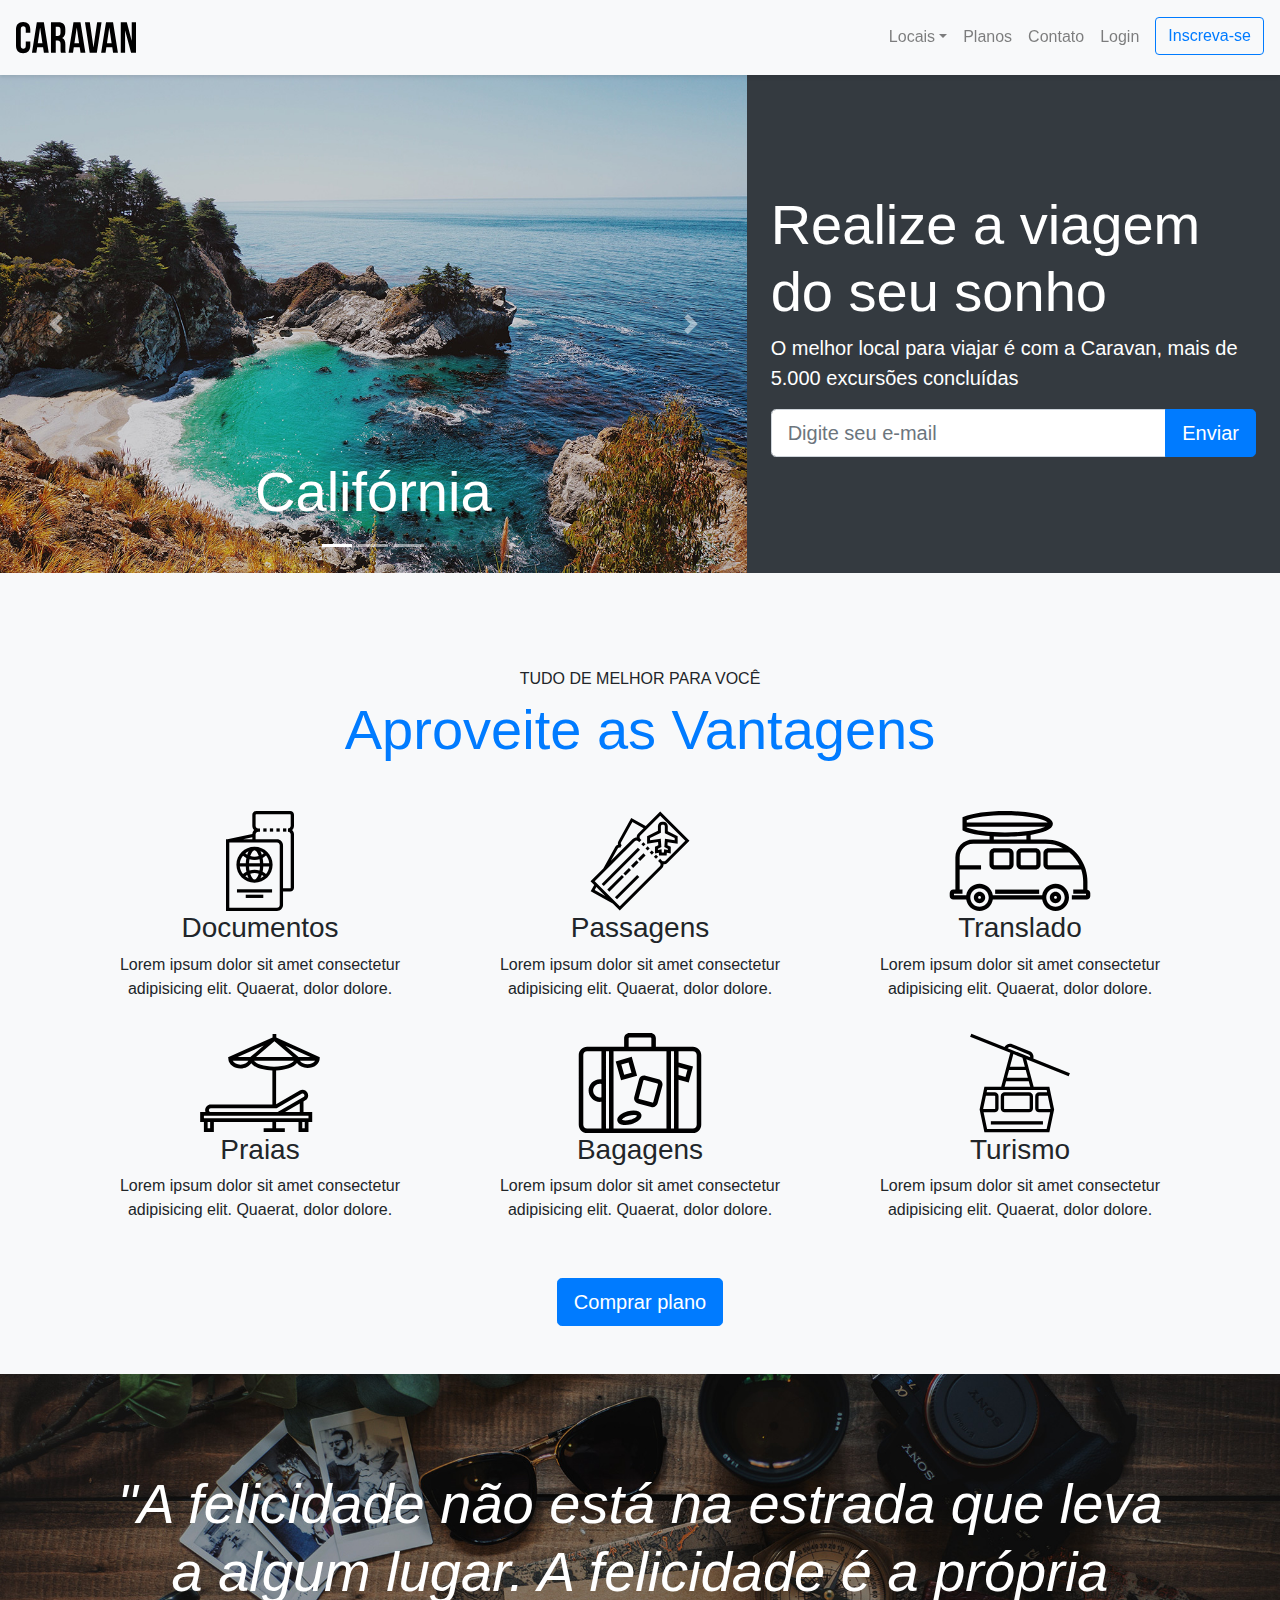
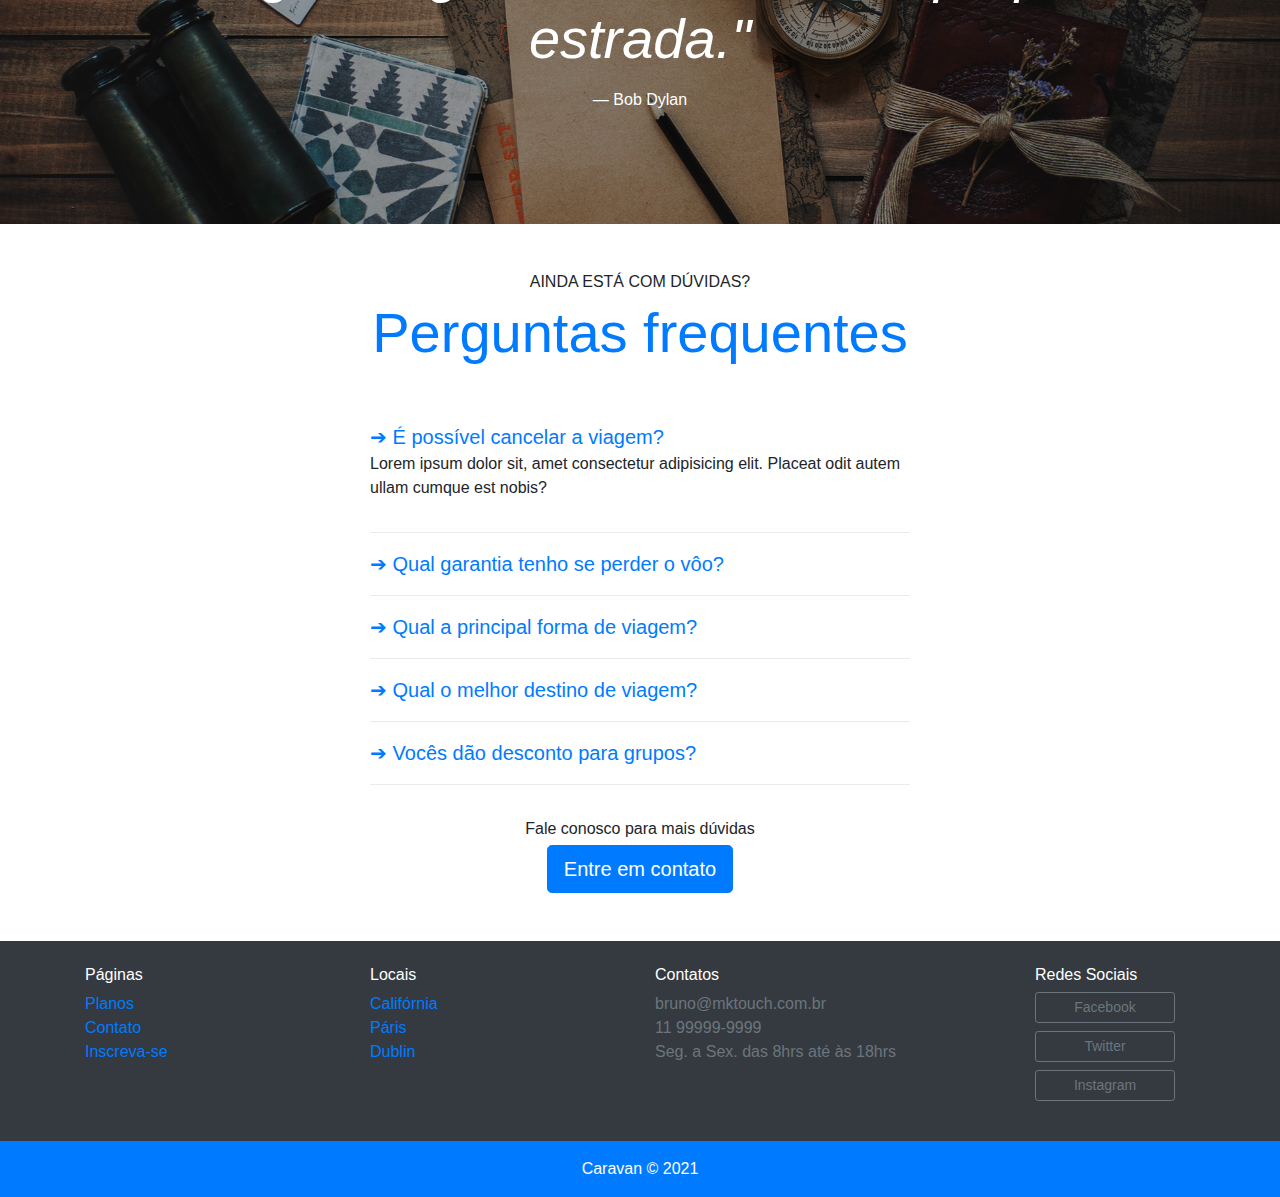
<file: index.html>
<!DOCTYPE html>
<html>
  <head>
    <title>Caravan</title>
    
    <meta charset="utf-8">
    <meta name="viewport" content="width=device-width, initial-scale=1, shrink-to-fit=no">
    
    <link rel="stylesheet" href="css/bootstrap.css">
    <link rel="stylesheet" href="css/style.css">
    
  </head>
  <body>

	<!-- Modal START -->
	<div class="modal fade" id="modalLogin" tabindex="-1" aria-labelledby="exampleModalLabel" aria-hidden="true">
		<div class="modal-dialog">
		  <div class="modal-content">
			<div class="modal-header">
			  <h5 class="modal-title" id="modalLoginTitle">Entre na sua conta</h5>
			  <button type="button" class="close" data-dismiss="modal" aria-label="Close">
				<span aria-hidden="true">&times;</span>
			  </button>
			</div>
			<div class="modal-body">
				<form>
					<div class="form-group">
					  <label for="loginEmail">Email</label>
					  <input type="email" class="form-control" id="loginEmail">
					</div>
					<div class="form-group">
					  <label for="loginSenha">Senha</label>
					  <input type="password" class="form-control" id="loginSenha">
					</div>
					<div class="form-group form-check">
					  <input type="checkbox" class="form-check-input" id="check">
					  <label class="form-check-label" for="check">Aceito os termos</label>
					</div>
					<button type="submit" class="btn btn-primary">Entrar</button>
					<small class="form-text text-muted">Esqueceu a senha? <a href="#">Clique aqui</a>.</small>
				  </form>
			</div>
		  </div>
		</div>
	  </div>
	<!-- Modal End -->
    
    <nav class="navbar navbar-expand-md navbar-light bg-light fixed-top py-3 box-shadow">
      <a href="index.html" class="navbar-brand">
        <img src="img/caravan.svg" alt="Caravan">
      </a>
      
      <button class="navbar-toggler" type="button" data-toggle="collapse" data-target="#navbarSupportedContent" aria-controls="navbarSupportedContent" aria-expanded="false" aria-label="Abrir Navegação">
        <span class="navbar-toggler-icon"></span>
      </button>
      
      <div class="collapse navbar-collapse" id="navbarSupportedContent">
        <ul class="navbar-nav ml-auto">
          <li class="nav-item dropdown">
            <a class="nav-link dropdown-toggle" href="#" id="navbarDropdown" role="button" data-toggle="dropdown" aria-haspopup="true" aria-expanded="false">Locais</a>
            <div class="dropdown-menu" aria-labelledby="navbarDropdown">
              <a class="dropdown-item" href="local.html">California</a>
              <a class="dropdown-item" href="local.html">Paris</a>
              <a class="dropdown-item" href="local.html">Dublin</a>
            </div>
          </li>
          <li class="nav-item">
            <a class="nav-link" href="planos.html">Planos</a>
          </li>
          <li class="nav-item">
            <a class="nav-link" href="contato.html">Contato</a>
          </li>
          <li class="nav-item">
            <a class="nav-link" href="#" data-toggle="modal" data-target="#modalLogin">Login</a>
          </li>
          <li class="nav-item">
            <a class="btn btn-outline-primary ml-md-2" href="inscricao.html">Inscreva-se</a>
          </li>
        </ul>
      </div>
      
    </nav>

    <section class="container-fluid">
      <div class="row bg-dark text-white">

        <div class="col-lg-7 p-0">
          <div id="carouselCidades" class="carousel slide carousel-fade" data-ride="carousel">
            <ol class="carousel-indicators">
              <li data-target="#carouselCidades" data-slide-to="0" class="active"></li>
              <li data-target="#carouselCidades" data-slide-to="1" ></li>
              <li data-target="#carouselCidades" data-slide-to="2" ></li>
            </ol>

            <div class="carousel-inner">
              <div class="carousel-item active">
                <img class="d-block w-100" src="./img/california.jpg" alt="First slide">
                <div class="carousel-caption">
                  <h3 class="display-4">Califórnia</h3>
                </div>
              </div>
              <div class="carousel-item">
                <img class="d-block w-100" src="./img/paris.jpg" alt="Second slide">
                <div class="carousel-caption">
                  <h3 class="display-4">Paris</h3>
                </div>
              </div>
              <div class="carousel-item">
                <img class="d-block w-100" src="./img/dublin.jpg" alt="Third slide">
                <div class="carousel-caption">
                  <h3 class="display-4">Dublin</h3>
                </div>
              </div>
            </div>

            <a class="carousel-control-prev" href="#carouselCidades" role="button" data-slide="prev">
              <span class="carousel-control-prev-icon" aria-hidden="true"></span>
              <span class="sr-only">Previous</span>
            </a>
            <a class="carousel-control-next" href="#carouselCidades" role="button" data-slide="next">
              <span class="carousel-control-next-icon" aria-hidden="true"></span>
              <span class="sr-only">Next</span>
            </a>

          </div>
        </div>

        <div class="col-lg-5 p-4 align-self-center">
        	<h1 class="display-4">Realize a viagem do seu sonho</h1>
          		<p class="lead">O melhor local para viajar é com a Caravan, mais de 5.000 excursões concluídas</p>
          	<form action="">
            <div class="input-group input-group-lg">
            	<input type="text" class="form-control" placeholder="Digite seu e-mail" aria-label="Digite seu e-mail" aria-describedby="basic-addon2">
                	<div class="input-group-append">
                  		<button class="btn btn-primary" type="button">Enviar</button>
                	</div>
            </div>
          </form>
        </div>
      </div>
    </section>
    
    <section class="py-5 bg-light text-center">
		<div class="container">

			<div class="my-5">
				<span class="h6 d-block">TUDO DE MELHOR PARA VOCÊ</span>
				<H2 class="display-4 text-primary">Aproveite as Vantagens</H2>
			</div>

			<div class="row">
				<div class="col-xl-4 col-lg-6 mb-3">
					<div class="d-flex justify-content-center" style="height: 100px;">
						<img src="./img/icones/passaporte.svg" alt="passaporte">
					</div>
					<h3>Documentos</h3>
					<p>Lorem ipsum dolor sit amet consectetur adipisicing elit. Quaerat, dolor dolore.</p>
				</div>

				<div class="col-xl-4 col-lg-6 mb-3">
					<div class="d-flex justify-content-center" style="height: 100px;">
						<img src="./img/icones/passagens.svg" alt="passagens">
					</div>
					<h3>Passagens</h3>
					<p>Lorem ipsum dolor sit amet consectetur adipisicing elit. Quaerat, dolor dolore.</p>
				</div>

				<div class="col-xl-4 col-lg-6 mb-3">
					<div class="d-flex justify-content-center" style="height: 100px;">
						<img src="./img/icones/translado.svg" alt="translado">
					</div>
					<h3>Translado</h3>
					<p>Lorem ipsum dolor sit amet consectetur adipisicing elit. Quaerat, dolor dolore.</p>
				</div>

				<div class="col-xl-4 col-lg-6 mb-3">
					<div class="d-flex justify-content-center" style="height: 100px;">
						<img src="./img/icones/praias.svg" alt="praias">
					</div>
					<h3>Praias</h3>
					<p>Lorem ipsum dolor sit amet consectetur adipisicing elit. Quaerat, dolor dolore.</p>
				</div>

				<div class="col-xl-4 col-lg-6 mb-3">
					<div class="d-flex justify-content-center" style="height: 100px;">
						<img src="./img/icones/bagagens.svg" alt="bagagens">
					</div>
					<h3>Bagagens</h3>
					<p>Lorem ipsum dolor sit amet consectetur adipisicing elit. Quaerat, dolor dolore.</p>
				</div>

				<div class="col-xl-4 col-lg-6 mb-3">
					<div class="d-flex justify-content-center" style="height: 100px;">
						<img src="./img/icones/turismo.svg" alt="turismo">
					</div>
					<h3>Turismo</h3>
					<p>Lorem ipsum dolor sit amet consectetur adipisicing elit. Quaerat, dolor dolore.</p>
				</div>
			</div>
				<a href="planos.html" class="btn btn-primary btn-lg mt-4">Comprar plano</a>
		</div>
    </section>

	<section id="home-quote" class="p-md-5">
		<blockquote class="blockquote text-center text-white p-md-5 p-4">
			<p class="display-4"><em>"A felicidade não está na estrada que leva a algum lugar. A felicidade é a própria estrada."</em></p>
			<footer class="blockquote-footer text-white">Bob Dylan</footer>
		</blockquote>
	</section>

	<section class="container">
		<div class="my-5 text-center">
			<span class="h6 d-block">AINDA ESTÁ COM DÚVIDAS?</span>
			<H2 class="display-4 text-primary">Perguntas frequentes</H2>
		</div>
		<div class="row justify-content-center">
			<div class="col-md-6" id="perguntas-frequentes" data-children=".pergunta">
				<div class="pergunta py-2">
					<a href="#pergunta1" class="lead" data-toggle="collapse" aria-expanded="true" aria-controls="pergunta1"><strong> ➔ É possível cancelar a viagem?</strong></a>
					<div id="pergunta1" class="collapse show" data-parent="#perguntas-frequentes" role="tabpanel">
						<p>Lorem ipsum dolor sit, amet consectetur adipisicing elit. Placeat odit autem ullam cumque est nobis?</p>
					</div>
				</div>

				<div class="dropdown-divider"></div>

				<div class="pergunta py-2">
					<a href="#pergunta2" class="lead" data-toggle="collapse" aria-expanded="true" aria-controls="pergunta2"><strong> ➔ Qual garantia tenho se perder o vôo?</strong></a>
					<div id="pergunta2" class="collapse" data-parent="#perguntas-frequentes" role="tabpanel">
						<p>Lorem ipsum dolor sit, amet consectetur adipisicing elit. Placeat odit autem ullam cumque est nobis?</p>
					</div>
				</div>

				<div class="dropdown-divider"></div>

				<div class="pergunta py-2">
					<a href="#pergunta3" class="lead" data-toggle="collapse" aria-expanded="true" aria-controls="pergunta3"><strong> ➔ Qual a principal forma de viagem?</strong></a>
					<div id="pergunta3" class="collapse" data-parent="#perguntas-frequentes" role="tabpanel">
						<p>Lorem ipsum dolor sit, amet consectetur adipisicing elit. Placeat odit autem ullam cumque est nobis?</p>
					</div>
				</div>

				<div class="dropdown-divider"></div>

				<div class="pergunta py-2">
					<a href="#pergunta4" class="lead" data-toggle="collapse" aria-expanded="true" aria-controls="pergunta4"><strong> ➔ Qual o melhor destino de viagem?</strong></a>
					<div id="pergunta4" class="collapse" data-parent="#perguntas-frequentes" role="tabpanel">
						<p>Lorem ipsum dolor sit, amet consectetur adipisicing elit. Placeat odit autem ullam cumque est nobis?</p>
					</div>
				</div>

				<div class="dropdown-divider"></div>

				<div class="pergunta py-2">
					<a href="#pergunta5" class="lead" data-toggle="collapse" aria-expanded="true" aria-controls="pergunta5"><strong>➔ Vocês dão desconto para grupos?</strong></a>
					<div id="pergunta5" class="collapse" data-parent="#perguntas-frequentes" role="tabpanel">
						<p>Lorem ipsum dolor sit, amet consectetur adipisicing elit. Placeat odit autem ullam cumque est nobis?</p>
					</div>
				</div>

				<div class="dropdown-divider"></div>
			</div>
		</div>

		<div class="text-center my-4">
			<p class="m-1">Fale conosco para mais dúvidas</p>
			<a href="contato.html" class="btn btn-primary btn-lg">Entre em contato</a>
		</div>
	</section>

	<footer class="bg-dark text-white mt-5">
		<div class="container py-4">
			<div class="row">
				<div class="col-md-3 col-6">
					<h4 class="h6">Páginas</h4>
					<ul class="list-unstyled">
						<li><a href="planos.html">Planos</a></li>
						<li><a href="contato.html">Contato</a></li>
						<li><a href="inscricao.html">Inscreva-se</a></li>
					</ul>
				</div>

				<div class="col-md-3 col-6">
					<h4 class="h6">Locais</h4>
					<ul class="list-unstyled">
						<li><a href="local.html">Califórnia</a></li>
						<li><a href="local.html">Páris</a></li>
						<li><a href="local.html">Dublin</a></li>
					</ul>
				</div>
				
				<div class="col-md-4">
					<h4 class="h6">Contatos</h4>
					<ul class="list-unstyled text-secondary">
						<li>bruno@mktouch.com.br</li>
						<li>11 99999-9999</li>
						<li>Seg. a Sex. das 8hrs até às 18hrs</li>
					</ul>
				</div>

				<div class="col-md-2">
					<h4 class="h6">Redes Sociais</h4>
					<ul class="list-unstyled">
						<li><a href="#" class="btn btn-outline-secondary btn-block btn-sm mb-2" style="max-width: 140px;">Facebook</a></li>
						<li><a href="#" class="btn btn-outline-secondary btn-block btn-sm mb-2" style="max-width: 140px;">Twitter</a></li>
						<li><a href="#" class="btn btn-outline-secondary btn-block btn-sm mb-2" style="max-width: 140px;">Instagram</a></li>
					</ul>
				</div>
			</div>
		</div>

		<div class="bg-primary text-center py-3">
			<p class="mb-0">Caravan © 2021</p>
		</div>

	</footer>
    
    <script type="text/javascript" src="js/jquery-3.2.1.slim.min.js"></script>
    <script type="text/javascript" src="js/popper.min.js"></script>
    <script type="text/javascript" src="js/bootstrap.js"></script>
    <script type="text/javascript" src="js/app.js"></script>
  </body>
</html>
</file>
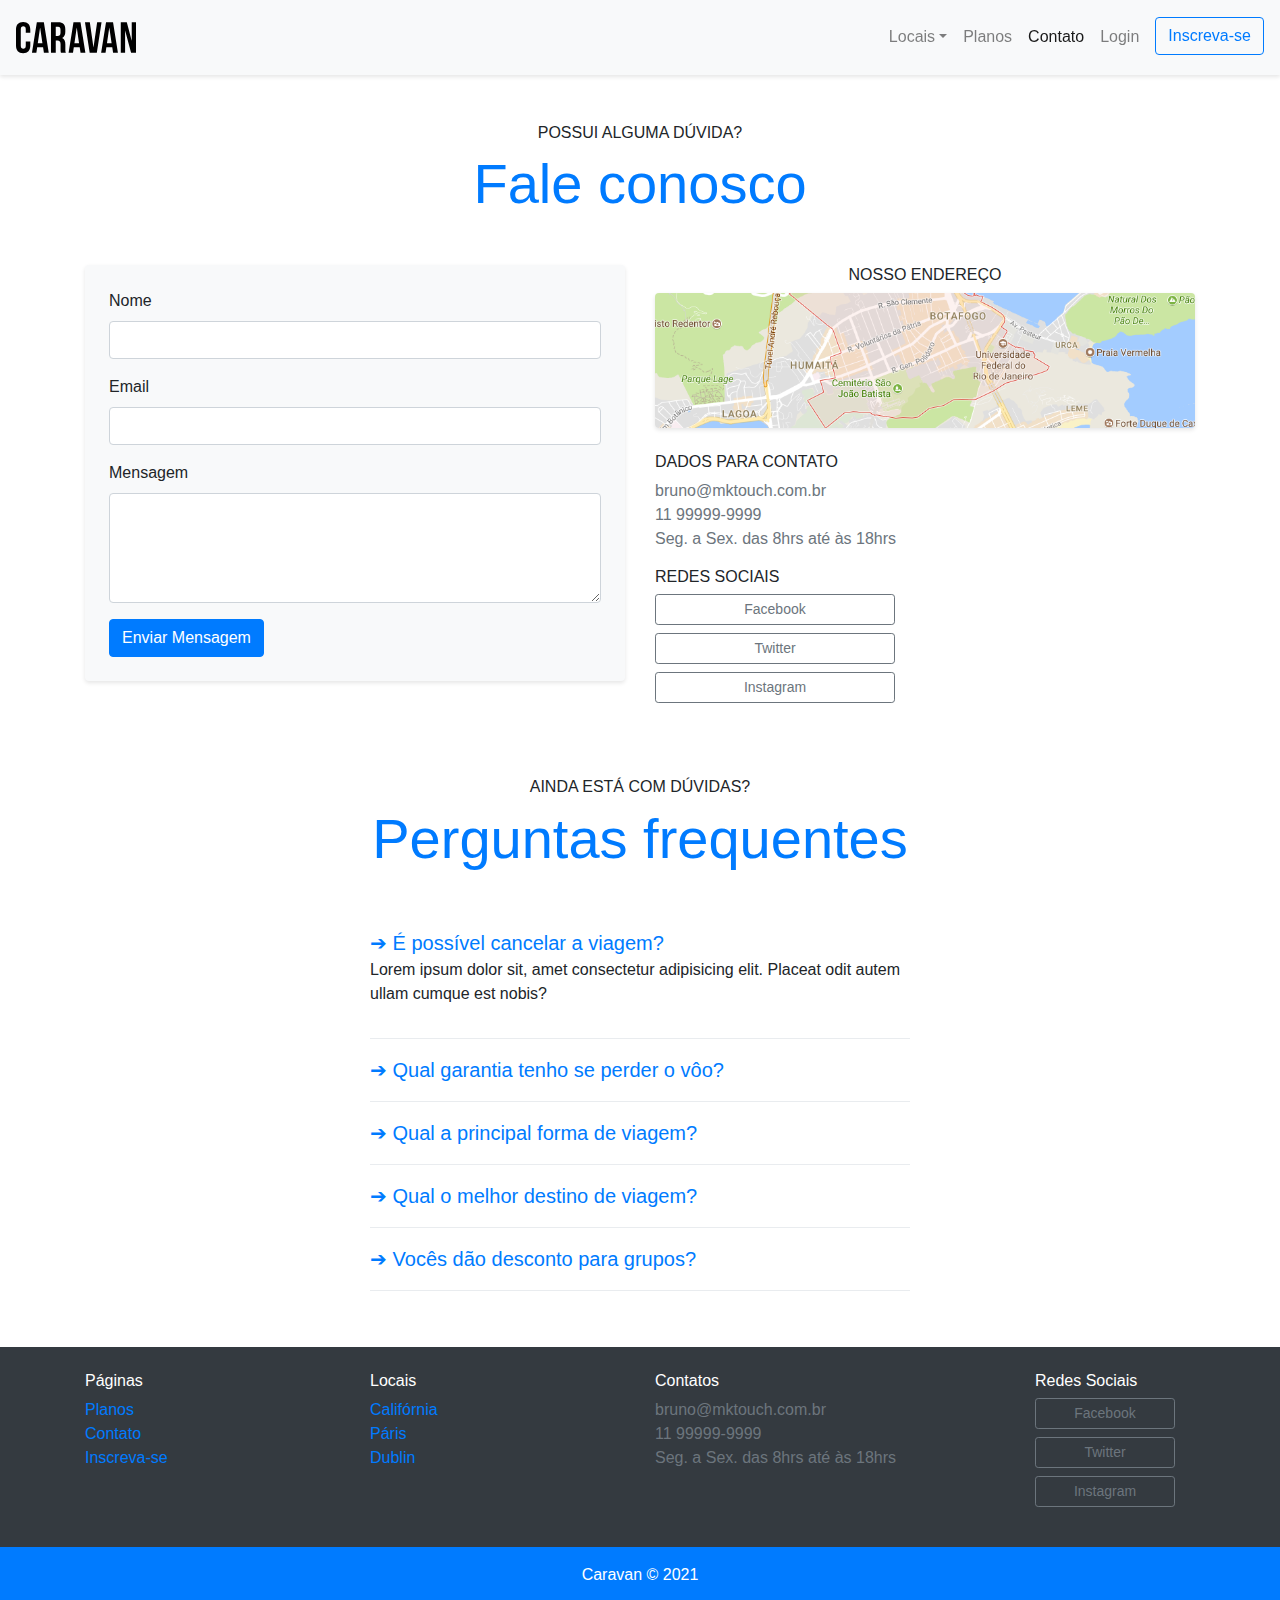
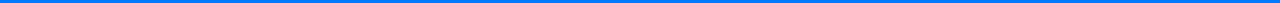
<file: contato.html>
<!DOCTYPE html>
<html>
  <head>
    <title>Caravan - Contato</title>
    
    <meta charset="utf-8">
    <meta name="viewport" content="width=device-width, initial-scale=1, shrink-to-fit=no">
    
    <link rel="stylesheet" href="css/bootstrap.css">
    <link rel="stylesheet" href="css/style.css">
    
  </head>
  <body>

	<!-- Modal START -->
	<div class="modal fade" id="modalLogin" tabindex="-1" aria-labelledby="exampleModalLabel" aria-hidden="true">
		<div class="modal-dialog">
		  <div class="modal-content">
			<div class="modal-header">
			  <h5 class="modal-title" id="modalLoginTitle">Entre na sua conta</h5>
			  <button type="button" class="close" data-dismiss="modal" aria-label="Close">
				<span aria-hidden="true">&times;</span>
			  </button>
			</div>
			<div class="modal-body">
				<form>
					<div class="form-group">
					  <label for="loginEmail">Email</label>
					  <input type="email" class="form-control" id="loginEmail">
					</div>
					<div class="form-group">
					  <label for="loginSenha">Senha</label>
					  <input type="password" class="form-control" id="loginSenha">
					</div>
					<div class="form-group form-check">
					  <input type="checkbox" class="form-check-input" id="check">
					  <label class="form-check-label" for="check">Aceito os termos</label>
					</div>
					<button type="submit" class="btn btn-primary">Entrar</button>
					<small class="form-text text-muted">Esqueceu a senha? <a href="#">Clique aqui</a>.</small>
				  </form>
			</div>
		  </div>
		</div>
	  </div>
	<!-- Modal End -->
    
    <nav class="navbar navbar-expand-md navbar-light bg-light fixed-top py-3 box-shadow">
      <a href="index.html" class="navbar-brand">
        <img src="img/caravan.svg" alt="Caravan">
      </a>
      
      <button class="navbar-toggler" type="button" data-toggle="collapse" data-target="#navbarSupportedContent" aria-controls="navbarSupportedContent" aria-expanded="false" aria-label="Abrir Navegação">
        <span class="navbar-toggler-icon"></span>
      </button>
      
      <div class="collapse navbar-collapse" id="navbarSupportedContent">
        <ul class="navbar-nav ml-auto">
          <li class="nav-item dropdown">
            <a class="nav-link dropdown-toggle" href="#" id="navbarDropdown" role="button" data-toggle="dropdown" aria-haspopup="true" aria-expanded="false">Locais</a>
            <div class="dropdown-menu" aria-labelledby="navbarDropdown">
              <a class="dropdown-item" href="local.html">California</a>
              <a class="dropdown-item" href="local.html">Paris</a>
              <a class="dropdown-item" href="local.html">Dublin</a>
            </div>
          </li>
          <li class="nav-item">
            <a class="nav-link" href="planos.html">Planos</a>
          </li>
          <li class="nav-item">
            <a class="nav-link active" href="contato.html">Contato</a>
          </li>
          <li class="nav-item">
            <a class="nav-link" href="#" data-toggle="modal" data-target="#modalLogin">Login</a>
          </li>
          <li class="nav-item">
            <a class="btn btn-outline-primary ml-md-2" href="inscricao.html">Inscreva-se</a>
          </li>
        </ul>
      </div>
      
    </nav>

    <section class="container">
        <div class="my-5 text-center">
			<span class="h6 d-block">POSSUI ALGUMA DÚVIDA?</span>
			<H1 class="display-4 text-primary">Fale conosco</H1>
		</div>
        <div class="row">
            <div class="col-lg mb-5">
                <form class="bg-light rounded p-4 box-shadow" action="">
                    <div class="form-group">
                        <label for="clienteNome">Nome</label>
                        <input type="text" class="form-control" id="clienteNome">
                    </div>
                    <div class="form-group">
                        <label for="clienteEmail">Email</label>
                        <input type="email" class="form-control" id="clienteEmail">
                    </div>
                    <div class="form-group">
                        <label for="clienteMensagem">Mensagem</label>
                        <textarea class="form-control" id="clienteMensagem" rows="4"></textarea>
                    </div>
                    <button type="submit" class="btn btn-primary">Enviar Mensagem</button>
                </form>
            </div>
            <div class="col-lg">
                <h2 class="h6 text-center">NOSSO ENDEREÇO</h2>
                <a href="#">
                    <img src="./img/mapa.png" alt="mapa" class="img-fluid box-shadow rounded mb-4">
                </a>
                <h2 class="h6">DADOS PARA CONTATO</h2>
                <ul class="list-unstyled text-secondary">
                    <li>bruno@mktouch.com.br</li>
                    <li>11 99999-9999</li>
                    <li>Seg. a Sex. das 8hrs até às 18hrs</li>
                </ul>

                <h2 class="h6">REDES SOCIAIS</h2>
                <ul class="list-unstyled" style="max-width: 240px;">
                    <li><a href="#" class="btn btn-outline-secondary btn-block btn-sm mb-2" >Facebook</a></li>
                    <li><a href="#" class="btn btn-outline-secondary btn-block btn-sm mb-2">Twitter</a></li>
                    <li><a href="#" class="btn btn-outline-secondary btn-block btn-sm mb-2">Instagram</a></li>
                </ul>
            </div>
        </div>
    </section>

	<section class="container">
		<div class="my-5 text-center">
			<span class="h6 d-block">AINDA ESTÁ COM DÚVIDAS?</span>
			<H2 class="display-4 text-primary">Perguntas frequentes</H2>
		</div>
		<div class="row justify-content-center">
			<div class="col-md-6" id="perguntas-frequentes" data-children=".pergunta">
				<div class="pergunta py-2">
					<a href="#pergunta1" class="lead" data-toggle="collapse" aria-expanded="true" aria-controls="pergunta1"><strong> ➔ É possível cancelar a viagem?</strong></a>
					<div id="pergunta1" class="collapse show" data-parent="#perguntas-frequentes" role="tabpanel">
						<p>Lorem ipsum dolor sit, amet consectetur adipisicing elit. Placeat odit autem ullam cumque est nobis?</p>
					</div>
				</div>

				<div class="dropdown-divider"></div>

				<div class="pergunta py-2">
					<a href="#pergunta2" class="lead" data-toggle="collapse" aria-expanded="true" aria-controls="pergunta2"><strong> ➔ Qual garantia tenho se perder o vôo?</strong></a>
					<div id="pergunta2" class="collapse" data-parent="#perguntas-frequentes" role="tabpanel">
						<p>Lorem ipsum dolor sit, amet consectetur adipisicing elit. Placeat odit autem ullam cumque est nobis?</p>
					</div>
				</div>

				<div class="dropdown-divider"></div>

				<div class="pergunta py-2">
					<a href="#pergunta3" class="lead" data-toggle="collapse" aria-expanded="true" aria-controls="pergunta3"><strong> ➔ Qual a principal forma de viagem?</strong></a>
					<div id="pergunta3" class="collapse" data-parent="#perguntas-frequentes" role="tabpanel">
						<p>Lorem ipsum dolor sit, amet consectetur adipisicing elit. Placeat odit autem ullam cumque est nobis?</p>
					</div>
				</div>

				<div class="dropdown-divider"></div>

				<div class="pergunta py-2">
					<a href="#pergunta4" class="lead" data-toggle="collapse" aria-expanded="true" aria-controls="pergunta4"><strong> ➔ Qual o melhor destino de viagem?</strong></a>
					<div id="pergunta4" class="collapse" data-parent="#perguntas-frequentes" role="tabpanel">
						<p>Lorem ipsum dolor sit, amet consectetur adipisicing elit. Placeat odit autem ullam cumque est nobis?</p>
					</div>
				</div>

				<div class="dropdown-divider"></div>

				<div class="pergunta py-2">
					<a href="#pergunta5" class="lead" data-toggle="collapse" aria-expanded="true" aria-controls="pergunta5"><strong>➔ Vocês dão desconto para grupos?</strong></a>
					<div id="pergunta5" class="collapse" data-parent="#perguntas-frequentes" role="tabpanel">
						<p>Lorem ipsum dolor sit, amet consectetur adipisicing elit. Placeat odit autem ullam cumque est nobis?</p>
					</div>
				</div>

				<div class="dropdown-divider"></div>
			</div>
		</div>
	</section>

	<footer class="bg-dark text-white mt-5">
		<div class="container py-4">
			<div class="row">
				<div class="col-md-3 col-6">
					<h4 class="h6">Páginas</h4>
					<ul class="list-unstyled">
						<li><a href="planos.html">Planos</a></li>
						<li><a href="contato.html">Contato</a></li>
						<li><a href="inscricao.html">Inscreva-se</a></li>
					</ul>
				</div>

				<div class="col-md-3 col-6">
					<h4 class="h6">Locais</h4>
					<ul class="list-unstyled">
						<li><a href="local.html">Califórnia</a></li>
						<li><a href="local.html">Páris</a></li>
						<li><a href="local.html">Dublin</a></li>
					</ul>
				</div>
				
				<div class="col-md-4">
					<h4 class="h6">Contatos</h4>
					<ul class="list-unstyled text-secondary">
						<li>bruno@mktouch.com.br</li>
						<li>11 99999-9999</li>
						<li>Seg. a Sex. das 8hrs até às 18hrs</li>
					</ul>
				</div>

				<div class="col-md-2">
					<h4 class="h6">Redes Sociais</h4>
					<ul class="list-unstyled">
						<li><a href="#" class="btn btn-outline-secondary btn-block btn-sm mb-2" style="max-width: 140px;">Facebook</a></li>
						<li><a href="#" class="btn btn-outline-secondary btn-block btn-sm mb-2" style="max-width: 140px;">Twitter</a></li>
						<li><a href="#" class="btn btn-outline-secondary btn-block btn-sm mb-2" style="max-width: 140px;">Instagram</a></li>
					</ul>
				</div>
			</div>
		</div>

		<div class="bg-primary text-center py-3">
			<p class="mb-0">Caravan © 2021</p>
		</div>

	</footer>
    
    <script type="text/javascript" src="js/jquery-3.2.1.slim.min.js"></script>
    <script type="text/javascript" src="js/popper.min.js"></script>
    <script type="text/javascript" src="js/bootstrap.js"></script>
    <script type="text/javascript" src="js/app.js"></script>
  </body>
</html>
</file>
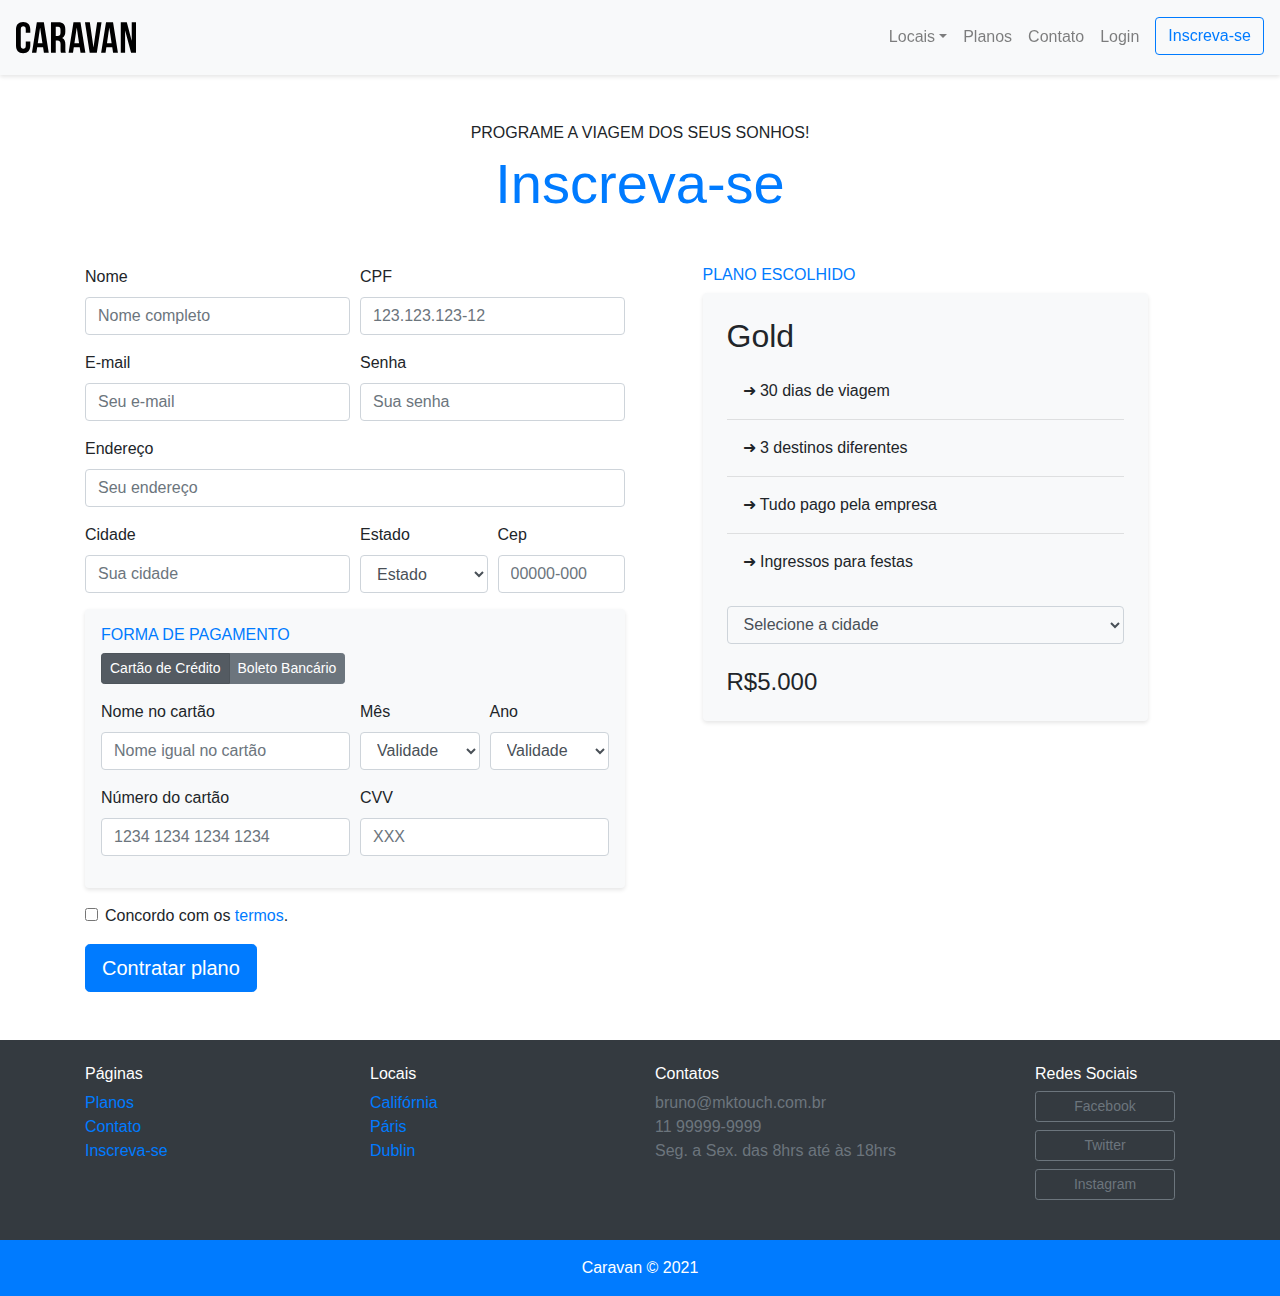
<file: inscricao.html>
<!DOCTYPE html>
<html>
  <head>
    <title>Caravan - Contato</title>
    
    <meta charset="utf-8">
    <meta name="viewport" content="width=device-width, initial-scale=1, shrink-to-fit=no">
    
    <link rel="stylesheet" href="css/bootstrap.css">
    <link rel="stylesheet" href="css/style.css">
    
  </head>
  <body>

	<!-- Modal START -->
	<div class="modal fade" id="modalLogin" tabindex="-1" aria-labelledby="exampleModalLabel" aria-hidden="true">
		<div class="modal-dialog">
		  <div class="modal-content">
			<div class="modal-header">
			  <h5 class="modal-title" id="modalLoginTitle">Entre na sua conta</h5>
			  <button type="button" class="close" data-dismiss="modal" aria-label="Close">
				<span aria-hidden="true">&times;</span>
			  </button>
			</div>
			<div class="modal-body">
				<form>
					<div class="form-group">
					  <label for="loginEmail">Email</label>
					  <input type="email" class="form-control" id="loginEmail">
					</div>
					<div class="form-group">
					  <label for="loginSenha">Senha</label>
					  <input type="password" class="form-control" id="loginSenha">
					</div>
					<div class="form-group form-check">
					  <input type="checkbox" class="form-check-input" id="check">
					  <label class="form-check-label" for="check">Aceito os termos</label>
					</div>
					<button type="submit" class="btn btn-primary">Entrar</button>
					<small class="form-text text-muted">Esqueceu a senha? <a href="#">Clique aqui</a>.</small>
				  </form>
			</div>
		  </div>
		</div>
	  </div>
	<!-- Modal End -->
    
    <nav class="navbar navbar-expand-md navbar-light bg-light fixed-top py-3 box-shadow">
      <a href="index.html" class="navbar-brand">
        <img src="img/caravan.svg" alt="Caravan">
      </a>
      
      <button class="navbar-toggler" type="button" data-toggle="collapse" data-target="#navbarSupportedContent" aria-controls="navbarSupportedContent" aria-expanded="false" aria-label="Abrir Navegação">
        <span class="navbar-toggler-icon"></span>
      </button>
      
      <div class="collapse navbar-collapse" id="navbarSupportedContent">
        <ul class="navbar-nav ml-auto">
          <li class="nav-item dropdown">
            <a class="nav-link dropdown-toggle" href="#" id="navbarDropdown" role="button" data-toggle="dropdown" aria-haspopup="true" aria-expanded="false">Locais</a>
            <div class="dropdown-menu" aria-labelledby="navbarDropdown">
              <a class="dropdown-item" href="local.html">California</a>
              <a class="dropdown-item" href="local.html">Paris</a>
              <a class="dropdown-item" href="local.html">Dublin</a>
            </div>
          </li>
          <li class="nav-item">
            <a class="nav-link" href="planos.html">Planos</a>
          </li>
          <li class="nav-item">
            <a class="nav-link" href="contato.html">Contato</a>
          </li>
          <li class="nav-item">
            <a class="nav-link" href="#" data-toggle="modal" data-target="#modalLogin">Login</a>
          </li>
          <li class="nav-item">
            <a class="btn btn-outline-primary ml-md-2" href="inscricao.html">Inscreva-se</a>
          </li>
        </ul>
      </div>
      
    </nav>

    <section class="container">
        <div class="my-5 text-center">
			<span class="h6 d-block">PROGRAME A VIAGEM DOS SEUS SONHOS!</span>
			<H1 class="display-4 text-primary">Inscreva-se</H1>
		</div>

        <div class="row">
            <form class="col-lg-6" action="">
                <div class="form-row">
                    <div class="form-group col-md-6">
                        <label for="inputNome">Nome</label>
                        <input type="text" class="form-control" id="inputNome" placeholder="Nome completo">
                    </div>
                    <div class="form-group col-md-6">
                        <label for="inputCpf">CPF</label>
                        <input type="text" class="form-control" id="inputCpf" placeholder="123.123.123-12">
                    </div>
                    <div class="form-group col-md-6">
                        <label for="inputEmail">E-mail</label>
                        <input type="email" class="form-control" id="inputEmail" placeholder="Seu e-mail">
                    </div>
                    <div class="form-group col-md-6">
                        <label for="inputSenha">Senha</label>
                        <input type="password" class="form-control" id="inputSenha" placeholder="Sua senha">
                    </div>
                    <div class="form-group col-md-12">
                        <label for="inputEndereco">Endereço</label>
                        <input type="text" class="form-control" id="inputEndereco" placeholder="Seu endereço">
                    </div>
                    <div class="form-group col-md-6">
                        <label for="inputCidade">Cidade</label>
                        <input type="text" class="form-control" id="inputCidade" placeholder="Sua cidade">
                    </div>
                    <div class="form-group col-md-3 col-6">
                        <label for="inputEstado">Estado</label>
                        <select id="inputEstado" class="form-control">
                            <option>Estado</option>
                            <option>SP</option>
                            <option>MG</option>
                            <option>RJ</option>
                        </select>
                    </div>
                    <div class="form-group col-md-3 col-6">
                        <label for="inputCep">Cep</label>
                        <input type="number" class="form-control" id="inputCep" placeholder="00000-000">
                    </div>
                </div>
                    <div class="bg-light rounded box-shadow p-3 form-group">
                        <h2 class="h6 text-primary">FORMA DE PAGAMENTO</h2>
                        <nav class="nav btn-group mb-3" id="formaPagamento" role="tablist">
                            <button type="button" class="btn btn-secondary btn-sm active" id="nav-cartao-tab" data-toggle="tab" href="#nav-cartao" role="tab" aria-controls="nav-cartao" aria-selected="true">Cartão de Crédito</button>
                            <button type="button" class="btn btn-secondary btn-sm" id="nav-boleto-tab" data-toggle="tab" href="#nav-boleto" role="tab" aria-controls="nav-boleto" aria-selected="false">Boleto Bancário</button>
                        </nav>
                        <div class="tab-content" id="formaPagamentoConteudo">
                            <div class="tab-pane fade show active" id="nav-cartao" role="tabpanel" aria-labelledby="nav-cartao-tab">
                                <div class="form-row">
                                	<div class="form-group col-md-6">
                                    	<label for="inputCartaoNome">Nome no cartão</label>
                                    	<input type="text" class="form-control" id="inputCidade" placeholder="Nome igual no cartão">
                                  	</div>
									<div class="form-group col-md-3 col-6">
										<label for="inputMes">Mês</label>
										<select id="inputMes" class="form-control">
											<option>Validade</option>
											<option>01</option>
											<option>02</option>
											<option>03</option>
											<option>03</option>
											<option>05</option>
										</select>
									</div>
									<div class="form-group col-md-3 col-6">
										<label for="inputAno">Ano</label>
										<select id="inputAno" class="form-control">
											<option>Validade</option>
											<option>2021</option>
											<option>2022</option>
											<option>2023</option>
										</select>
									</div>
									<div class="form-group col-md-6">
                                    	<label for="inputNumero">Número do cartão</label>
                                    	<input type="number" class="form-control" id="inputNumero" placeholder="1234 1234 1234 1234">
                                  	</div>
									<div class="form-group col-md-6">
                                    	<label for="inputCvv">CVV</label>
                                    	<input type="number" class="form-control" id="inputCvv" placeholder="XXX">
                                  	</div>
                                </div>
                            </div>
							<div class="tab-pane fade" id="nav-boleto" role="tabpanel" aria-labelledby="nav-boleto-tab">
								<p class="lead">Clique em contratar plano para receber seu boleto via e-mail</p>
							</div>
                        </div>
                    </div>

					<div class="form-group form-check">
						<input type="checkbox" class="form-check-input" id="exampleCheck1">
						<label class="form-check-label" for="exampleCheck1">Concordo com os <a href="#">termos</a>.</label>
					</div>

					<button type="submit" class="btn btn-primary btn-lg">Contratar plano</button>
            </form>

			<div class="col-lg-5 mx-auto order-first order-lg-1 mb-5">
				<h2 class="h6 text-primary">PLANO ESCOLHIDO</h2>
					<div class="bg-light rounded p-4 box-shadow">
						<h2>Gold</h2>
						<ul class="list-unstyled list-plain">
							<li>➜ 30 dias de viagem</li>
							<li>➜ 3 destinos diferentes</li>
							<li>➜ Tudo pago pela empresa</li>
							<li>➜ Ingressos para festas</li>
						</ul>
						<form>
							<div class="form-group">
								<select class="form-control bg-light" id="inputCidade">
								  <option>Selecione a cidade</option>
								  <option>Dublin</option>
								  <option>Califórnia</option>
								  <option>Páris</option>
								</select>
							  </div> 
						</form>
						<div class="row mt-4">
							<div class="col">
								<span class="h4">R$5.000</span>
							</div>
						</div>
					</div>
			</div>
        </div>
    </section>


	<footer class="bg-dark text-white mt-5">
		<div class="container py-4">
			<div class="row">
				<div class="col-md-3 col-6">
					<h4 class="h6">Páginas</h4>
					<ul class="list-unstyled">
						<li><a href="planos.html">Planos</a></li>
						<li><a href="contato.html">Contato</a></li>
						<li><a href="inscricao.html">Inscreva-se</a></li>
					</ul>
				</div>

				<div class="col-md-3 col-6">
					<h4 class="h6">Locais</h4>
					<ul class="list-unstyled">
						<li><a href="local.html">Califórnia</a></li>
						<li><a href="local.html">Páris</a></li>
						<li><a href="local.html">Dublin</a></li>
					</ul>
				</div>
				
				<div class="col-md-4">
					<h4 class="h6">Contatos</h4>
					<ul class="list-unstyled text-secondary">
						<li>bruno@mktouch.com.br</li>
						<li>11 99999-9999</li>
						<li>Seg. a Sex. das 8hrs até às 18hrs</li>
					</ul>
				</div>

				<div class="col-md-2">
					<h4 class="h6">Redes Sociais</h4>
					<ul class="list-unstyled">
						<li><a href="#" class="btn btn-outline-secondary btn-block btn-sm mb-2" style="max-width: 140px;">Facebook</a></li>
						<li><a href="#" class="btn btn-outline-secondary btn-block btn-sm mb-2" style="max-width: 140px;">Twitter</a></li>
						<li><a href="#" class="btn btn-outline-secondary btn-block btn-sm mb-2" style="max-width: 140px;">Instagram</a></li>
					</ul>
				</div>
			</div>
		</div>

		<div class="bg-primary text-center py-3">
			<p class="mb-0">Caravan © 2021</p>
		</div>

	</footer>
    
    <script type="text/javascript" src="js/jquery-3.2.1.slim.min.js"></script>
    <script type="text/javascript" src="js/popper.min.js"></script>
    <script type="text/javascript" src="js/bootstrap.js"></script>
    <script type="text/javascript" src="js/app.js"></script>
  </body>
</html>
</file>
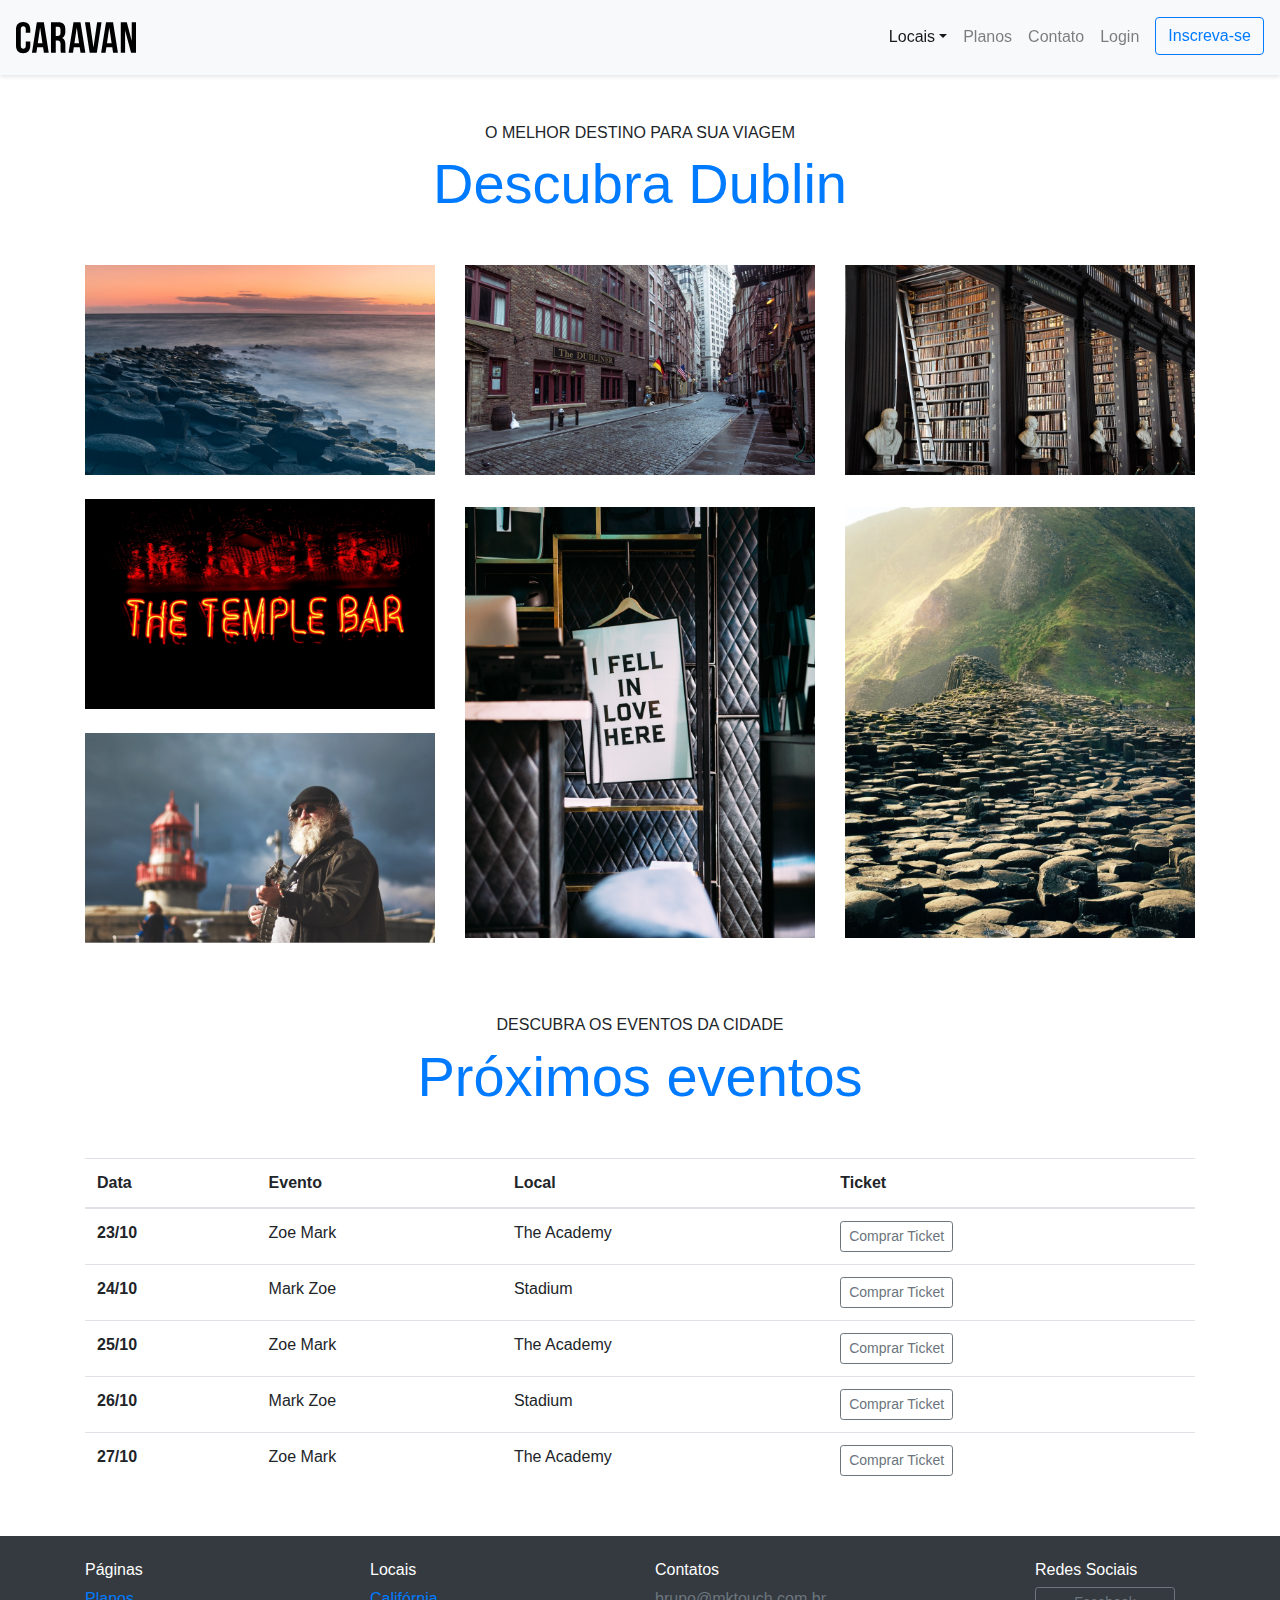
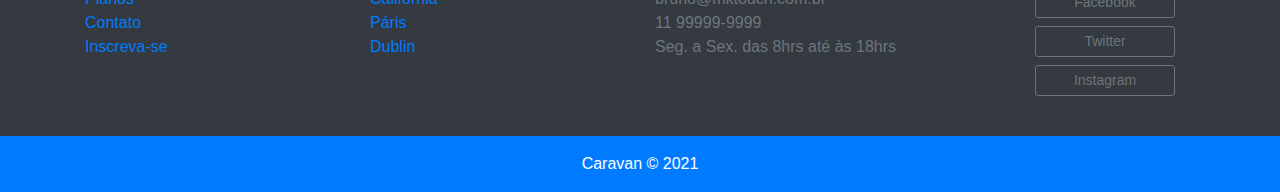
<file: local.html>
<!DOCTYPE html>
<html>
  <head>
    <title>Caravan - Local</title>
    
    <meta charset="utf-8">
    <meta name="viewport" content="width=device-width, initial-scale=1, shrink-to-fit=no">
    
    <link rel="stylesheet" href="css/bootstrap.css">
    <link rel="stylesheet" href="css/style.css">
    
  </head>
  <body>

	<!-- Modal START -->
	<div class="modal fade" id="modalLogin" tabindex="-1" aria-labelledby="exampleModalLabel" aria-hidden="true">
		<div class="modal-dialog">
		  <div class="modal-content">
			<div class="modal-header">
			  <h5 class="modal-title" id="modalLoginTitle">Entre na sua conta</h5>
			  <button type="button" class="close" data-dismiss="modal" aria-label="Close">
				<span aria-hidden="true">&times;</span>
			  </button>
			</div>
			<div class="modal-body">
				<form>
					<div class="form-group">
					  <label for="loginEmail">Email</label>
					  <input type="email" class="form-control" id="loginEmail">
					</div>
					<div class="form-group">
					  <label for="loginSenha">Senha</label>
					  <input type="password" class="form-control" id="loginSenha">
					</div>
					<div class="form-group form-check">
					  <input type="checkbox" class="form-check-input" id="check">
					  <label class="form-check-label" for="check">Aceito os termos</label>
					</div>
					<button type="submit" class="btn btn-primary">Entrar</button>
					<small class="form-text text-muted">Esqueceu a senha? <a href="#">Clique aqui</a>.</small>
				  </form>
			</div>
		  </div>
		</div>
	  </div>
	<!-- Modal End -->
    
    <nav class="navbar navbar-expand-md navbar-light bg-light fixed-top py-3 box-shadow">
      <a href="index.html" class="navbar-brand">
        <img src="img/caravan.svg" alt="Caravan">
      </a>
      
      <button class="navbar-toggler" type="button" data-toggle="collapse" data-target="#navbarSupportedContent" aria-controls="navbarSupportedContent" aria-expanded="false" aria-label="Abrir Navegação">
        <span class="navbar-toggler-icon"></span>
      </button>
      
      <div class="collapse navbar-collapse" id="navbarSupportedContent">
        <ul class="navbar-nav ml-auto">
          <li class="nav-item dropdown">
            <a class="nav-link dropdown-toggle active" href="#" id="navbarDropdown" role="button" data-toggle="dropdown" aria-haspopup="true" aria-expanded="false">Locais</a>
            <div class="dropdown-menu" aria-labelledby="navbarDropdown">
              <a class="dropdown-item" href="local.html">California</a>
              <a class="dropdown-item" href="local.html">Paris</a>
              <a class="dropdown-item" href="local.html">Dublin</a>
            </div>
          </li>
          <li class="nav-item">
            <a class="nav-link" href="planos.html">Planos</a>
          </li>
          <li class="nav-item">
            <a class="nav-link" href="contato.html">Contato</a>
          </li>
          <li class="nav-item">
            <a class="nav-link" href="#" data-toggle="modal" data-target="#modalLogin">Login</a>
          </li>
          <li class="nav-item">
            <a class="btn btn-outline-primary ml-md-2" href="inscricao.html">Inscreva-se</a>
          </li>
        </ul>
      </div>
      
    </nav>
    
    <section class="container">
		<div class="text-center my-5">
			<span class="h6 d-block">O MELHOR DESTINO PARA SUA VIAGEM</span>
			<H1 class="display-4 text-primary">Descubra Dublin</H1>
		</div>

        <div class="row">
            <div class="col-md">
                <img class="img-fluid mb-4" src="./img/local/foto-1.jpg" alt="imagem">
                <img class="img-fluid mb-4" src="./img/local/foto-2.jpg" alt="imagem">
                <img class="img-fluid mb-4" src="./img/local/foto-3.jpg" alt="imagem">
            </div>

            <div class="col-md">
                <img class="img-fluid mb-4" src="./img/local/foto-4.jpg" alt="imagem">
                <img class="img-fluid my-2" src="./img/local/foto-5.jpg" alt="imagem">
            </div>

            <div class="col-md">
                <img class="img-fluid mb-4" src="./img/local/foto-6.jpg" alt="imagem">
                <img class="img-fluid my-2" src="./img/local/foto-7.jpg" alt="imagem">
            </div>
        </div>
    </section>

    <section class="container">
        <div class="text-center my-5">
			<span class="h6 d-block">DESCUBRA OS EVENTOS DA CIDADE</span>
			<H1 class="display-4 text-primary">Próximos eventos</H1>
		</div>

        <table class="table table-hover table-responsive-md">
            <thead>
              <tr>
                <th scope="col">Data</th>
                <th scope="col">Evento</th>
                <th scope="col">Local</th>
                <th scope="col">Ticket</th>
              </tr>
            </thead>
            <tbody>
              <tr>
                <th scope="row">23/10</th>
                <td>Zoe Mark</td>
                <td>The Academy</td>
                <td><a href="#" class="btn btn-outline-secondary btn-sm"</a>Comprar Ticket</td>
              </tr>
              <tr>
                <th scope="row">24/10</th>
                <td>Mark Zoe</td>
                <td>Stadium</td>
                <td><a href="#" class="btn btn-outline-secondary btn-sm"</a>Comprar Ticket</td>
              </tr>
              <tr>
                <th scope="row">25/10</th>
                <td>Zoe Mark</td>
                <td>The Academy</td>
                <td><a href="#" class="btn btn-outline-secondary btn-sm"</a>Comprar Ticket</td>
              </tr>
              <tr>
                <th scope="row">26/10</th>
                <td>Mark Zoe</td>
                <td>Stadium</td>
                <td><a href="#" class="btn btn-outline-secondary btn-sm"</a>Comprar Ticket</td>
              </tr>
              <tr>
                <th scope="row">27/10</th>
                <td>Zoe Mark</td>
                <td>The Academy</td>
                <td><a href="#" class="btn btn-outline-secondary btn-sm"</a>Comprar Ticket</td>
              </tr>
            </tbody>
          </table>
    </section>

	<footer class="bg-dark text-white mt-5">
		<div class="container py-4">
			<div class="row">
				<div class="col-md-3 col-6">
					<h4 class="h6">Páginas</h4>
					<ul class="list-unstyled">
						<li><a href="planos.html">Planos</a></li>
						<li><a href="contato.html">Contato</a></li>
						<li><a href="inscricao.html">Inscreva-se</a></li>
					</ul>
				</div>

				<div class="col-md-3 col-6">
					<h4 class="h6">Locais</h4>
					<ul class="list-unstyled">
						<li><a href="local.html">Califórnia</a></li>
						<li><a href="local.html">Páris</a></li>
						<li><a href="local.html">Dublin</a></li>
					</ul>
				</div>
				
				<div class="col-md-4">
					<h4 class="h6">Contatos</h4>
					<ul class="list-unstyled text-secondary">
						<li>bruno@mktouch.com.br</li>
						<li>11 99999-9999</li>
						<li>Seg. a Sex. das 8hrs até às 18hrs</li>
					</ul>
				</div>

				<div class="col-md-2">
					<h4 class="h6">Redes Sociais</h4>
					<ul class="list-unstyled">
						<li><a href="#" class="btn btn-outline-secondary btn-block btn-sm mb-2" style="max-width: 140px;">Facebook</a></li>
						<li><a href="#" class="btn btn-outline-secondary btn-block btn-sm mb-2" style="max-width: 140px;">Twitter</a></li>
						<li><a href="#" class="btn btn-outline-secondary btn-block btn-sm mb-2" style="max-width: 140px;">Instagram</a></li>
					</ul>
				</div>
			</div>
		</div>

		<div class="bg-primary text-center py-3">
			<p class="mb-0">Caravan © 2021</p>
		</div>

	</footer>
    
    <script type="text/javascript" src="js/jquery-3.2.1.slim.min.js"></script>
    <script type="text/javascript" src="js/popper.min.js"></script>
    <script type="text/javascript" src="js/bootstrap.js"></script>
    <script type="text/javascript" src="js/app.js"></script>
  </body>
</html>
</file>
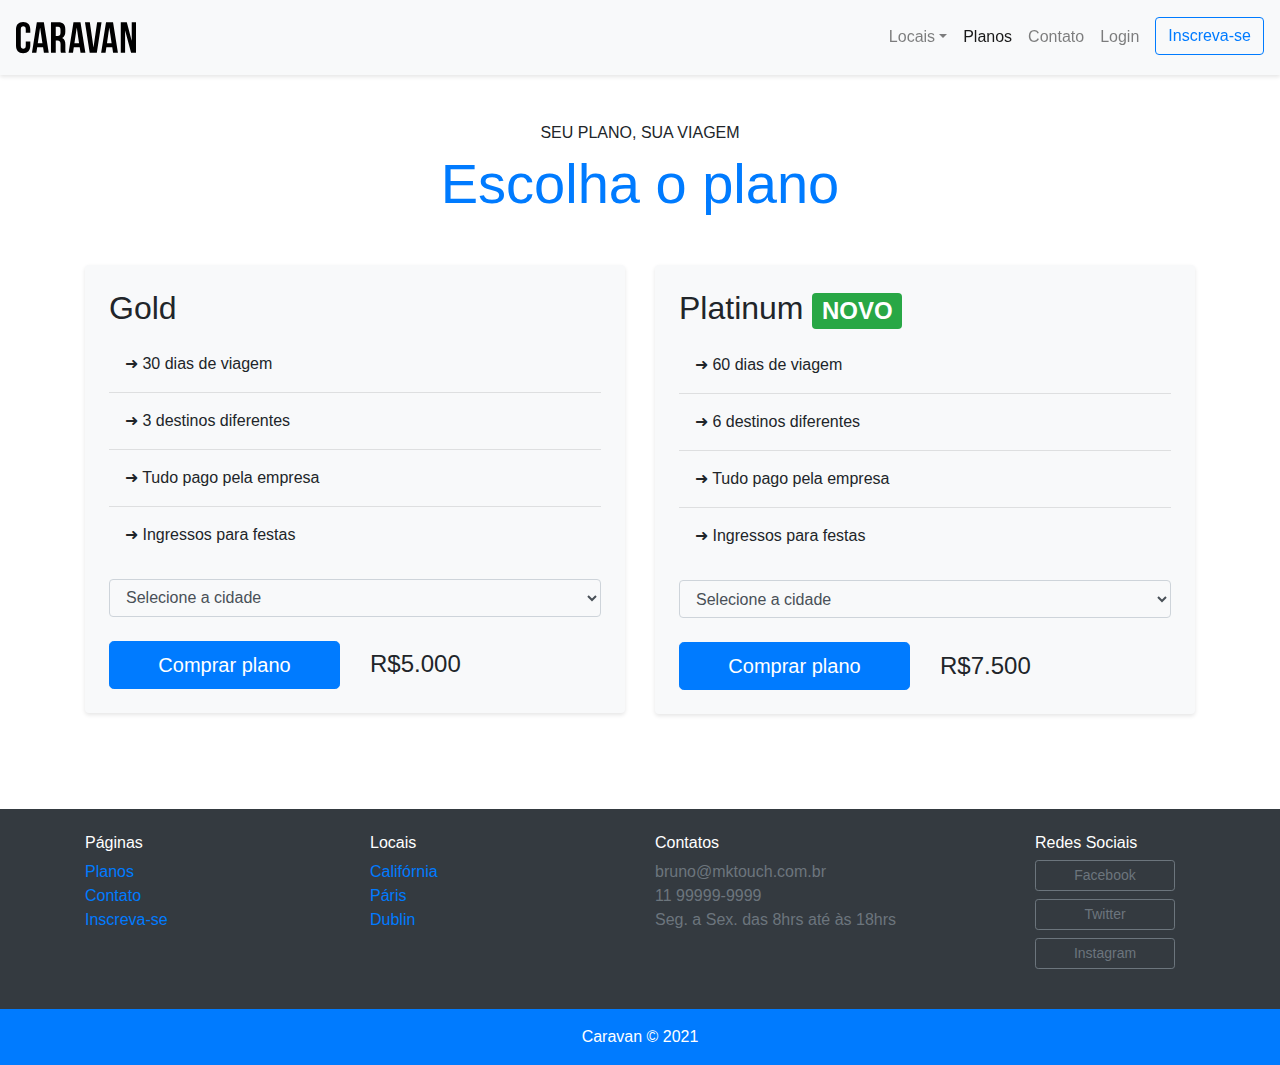
<file: planos.html>
<!DOCTYPE html>
<html>
  <head>
    <title>Caravan - Planos</title>
    
    <meta charset="utf-8">
    <meta name="viewport" content="width=device-width, initial-scale=1, shrink-to-fit=no">
    
    <link rel="stylesheet" href="css/bootstrap.css">
    <link rel="stylesheet" href="css/style.css">
    
  </head>
  <body>

	<!-- Modal START -->
	<div class="modal fade" id="modalLogin" tabindex="-1" aria-labelledby="exampleModalLabel" aria-hidden="true">
		<div class="modal-dialog">
		  <div class="modal-content">
			<div class="modal-header">
			  <h5 class="modal-title" id="modalLoginTitle">Entre na sua conta</h5>
			  <button type="button" class="close" data-dismiss="modal" aria-label="Close">
				<span aria-hidden="true">&times;</span>
			  </button>
			</div>
			<div class="modal-body">
				<form>
					<div class="form-group">
					  <label for="loginEmail">Email</label>
					  <input type="email" class="form-control" id="loginEmail">
					</div>
					<div class="form-group">
					  <label for="loginSenha">Senha</label>
					  <input type="password" class="form-control" id="loginSenha">
					</div>
					<div class="form-group form-check">
					  <input type="checkbox" class="form-check-input" id="check">
					  <label class="form-check-label" for="check">Aceito os termos</label>
					</div>
					<button type="submit" class="btn btn-primary">Entrar</button>
					<small class="form-text text-muted">Esqueceu a senha? <a href="#">Clique aqui</a>.</small>
				  </form>
			</div>
		  </div>
		</div>
	  </div>
	<!-- Modal End -->
    
    <nav class="navbar navbar-expand-md navbar-light bg-light fixed-top py-3 box-shadow">
      <a href="index.html" class="navbar-brand">
        <img src="img/caravan.svg" alt="Caravan">
      </a>
      
      <button class="navbar-toggler" type="button" data-toggle="collapse" data-target="#navbarSupportedContent" aria-controls="navbarSupportedContent" aria-expanded="false" aria-label="Abrir Navegação">
        <span class="navbar-toggler-icon"></span>
      </button>
      
      <div class="collapse navbar-collapse" id="navbarSupportedContent">
        <ul class="navbar-nav ml-auto">
          <li class="nav-item dropdown">
            <a class="nav-link dropdown-toggle" href="#" id="navbarDropdown" role="button" data-toggle="dropdown" aria-haspopup="true" aria-expanded="false">Locais</a>
            <div class="dropdown-menu" aria-labelledby="navbarDropdown">
              <a class="dropdown-item" href="local.html">California</a>
              <a class="dropdown-item" href="local.html">Paris</a>
              <a class="dropdown-item" href="local.html">Dublin</a>
            </div>
          </li>
          <li class="nav-item">
            <a class="nav-link active" href="planos.html">Planos</a>
          </li>
          <li class="nav-item">
            <a class="nav-link" href="contato.html">Contato</a>
          </li>
          <li class="nav-item">
            <a class="nav-link" href="#" data-toggle="modal" data-target="#modalLogin">Login</a>
          </li>
          <li class="nav-item">
            <a class="btn btn-outline-primary ml-md-2" href="inscricao.html">Inscreva-se</a>
          </li>
        </ul>
      </div>
      
    </nav>
    
    <section class="container">
		<div class="text-center my-5">
			<span class="h6 d-block">SEU PLANO, SUA VIAGEM</span>
			<H1 class="display-4 text-primary">Escolha o plano</H1>
		</div>

        <div class="row">
            <div class="col-md mb-5">
                <div class="bg-light rounded p-4 box-shadow">
                    <h2>Gold</h2>
                    <ul class="list-unstyled list-plain">
                        <li><span data-toggle="tooltip" data-placement="left" title="30 dias inclusos">➜ 30 dias de viagem</span></li>
                        <li>➜ 3 destinos diferentes</li>
                        <li>➜ Tudo pago pela empresa</li>
                        <li>➜ Ingressos para festas</li>
                    </ul>
                    <form>
                        <div class="form-group">
                            <select class="form-control bg-light" id="inputCidade">
                              <option>Selecione a cidade</option>
                              <option>Dublin</option>
                              <option>Califórnia</option>
                              <option>Páris</option>
                            </select>
                          </div> 
                    </form>
                    <div class="row align-items-center mt-4">
                        <div class="col">
                            <a href="inscricao.html" class="btn btn-primary btn-lg btn-block">Comprar plano</a>
                        </div>
                        <div class="col">
                            <span class="h4">R$5.000</span>
                        </div>
                    </div>
                </div>
            </div>

            <div class="col">
                <div class="bg-light rounded p-4 box-shadow">
                    <h2>Platinum <span class="badge badge-success">NOVO</span></h2>
                    <ul class="list-unstyled list-plain">
                    	<li><span data-toggle="tooltip" data-placement="left" title="60 dias inclusos">➜ 60 dias de viagem</span></li>
                        <li>➜ 6 destinos diferentes</li>
                        <li>➜ Tudo pago pela empresa</li>
                        <li>➜ Ingressos para festas</li>
                    </ul>
                    <form>
                        <div class="form-group">
                            <select class="form-control bg-light" id="inputCidade">
                              <option>Selecione a cidade</option>
                              <option>Dublin</option>
                              <option>Califórnia</option>
                              <option>Páris</option>
                            </select>
                          </div> 
                    </form>
                    <div class="row align-items-center mt-4">
                        <div class="col">
                            <a href="inscricao.html" class="btn btn-primary btn-lg btn-block">Comprar plano</a>
                        </div>
                        <div class="col">
                            <span class="h4">R$7.500</span>
                        </div>
                    </div>
                </div>
            </div>
            </div>
        </div>

    </section>

	<footer class="bg-dark text-white mt-5">
		<div class="container py-4">
			<div class="row">
				<div class="col-md-3 col-6">
					<h4 class="h6">Páginas</h4>
					<ul class="list-unstyled">
						<li><a href="planos.html">Planos</a></li>
						<li><a href="contato.html">Contato</a></li>
						<li><a href="inscricao.html">Inscreva-se</a></li>
					</ul>
				</div>

				<div class="col-md-3 col-6">
					<h4 class="h6">Locais</h4>
					<ul class="list-unstyled">
						<li><a href="local.html">Califórnia</a></li>
						<li><a href="local.html">Páris</a></li>
						<li><a href="local.html">Dublin</a></li>
					</ul>
				</div>
				
				<div class="col-md-4">
					<h4 class="h6">Contatos</h4>
					<ul class="list-unstyled text-secondary">
						<li>bruno@mktouch.com.br</li>
						<li>11 99999-9999</li>
						<li>Seg. a Sex. das 8hrs até às 18hrs</li>
					</ul>
				</div>

				<div class="col-md-2">
					<h4 class="h6">Redes Sociais</h4>
					<ul class="list-unstyled">
						<li><a href="#" class="btn btn-outline-secondary btn-block btn-sm mb-2" style="max-width: 140px;">Facebook</a></li>
						<li><a href="#" class="btn btn-outline-secondary btn-block btn-sm mb-2" style="max-width: 140px;">Twitter</a></li>
						<li><a href="#" class="btn btn-outline-secondary btn-block btn-sm mb-2" style="max-width: 140px;">Instagram</a></li>
					</ul>
				</div>
			</div>
		</div>

		<div class="bg-primary text-center py-3">
			<p class="mb-0">Caravan © 2021</p>
		</div>

	</footer>
    
    <script type="text/javascript" src="js/jquery-3.2.1.slim.min.js"></script>
    <script type="text/javascript" src="js/popper.min.js"></script>
    <script type="text/javascript" src="js/bootstrap.js"></script>
    <script type="text/javascript" src="js/app.js"></script>
  </body>
</html>
</file>
<file: css/style.css>
body {
    padding-top: 75px;
}

.box-shadow {
    box-shadow: 0 2px 4px 0 rgba(0, 0, 0, 0.1);
}

#home-quote {
    background: url(../img/bg-quote.jpg) center center;
    background-size: cover;
}


.list-plain li + li {
    border-top: 1px solid rgba(0, 0 , 0, .1);
}

.list-plain li {
    padding: 1rem;
}

@media (max-width: 767px) {
    #home-quote .display-4{
        font-size: 2.5rem;
    }
    body {
        padding-top: 0;
    }
    .fixed-top {
        position: relative;
    }
}
</file>
